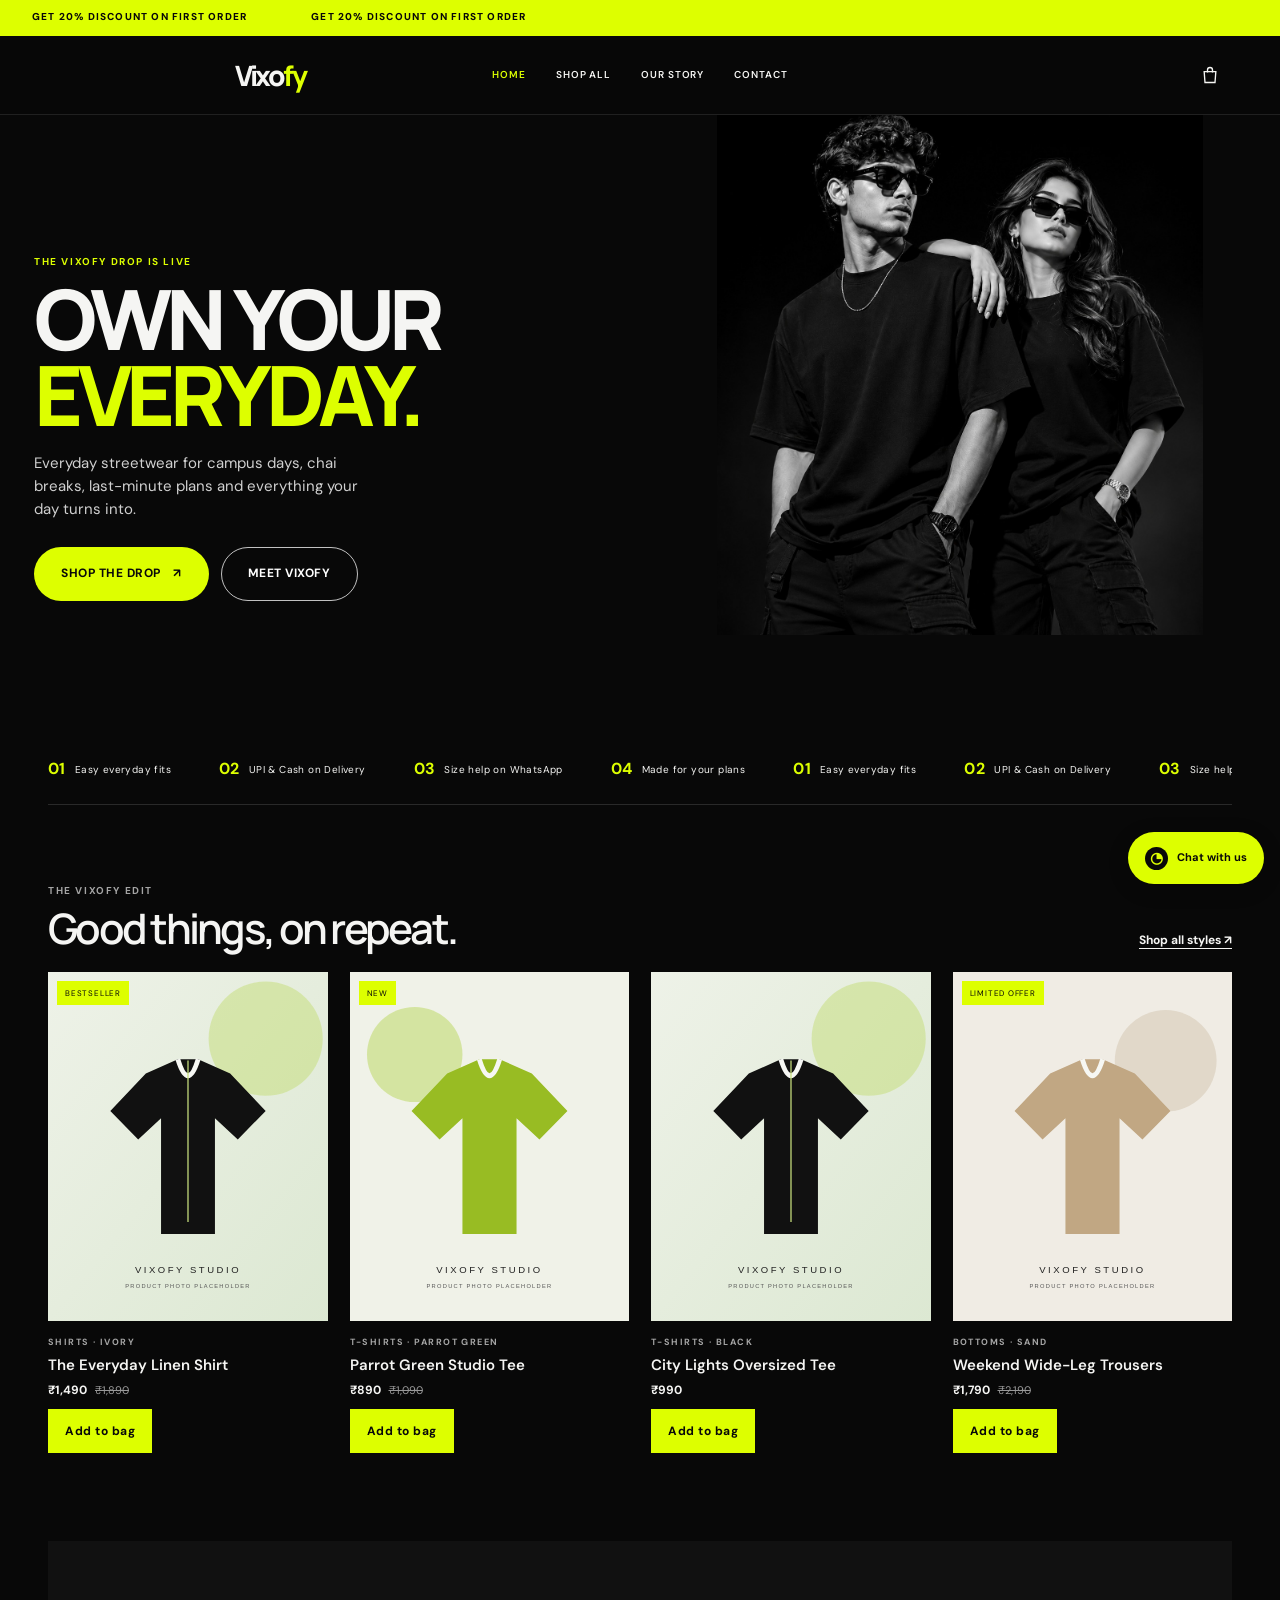
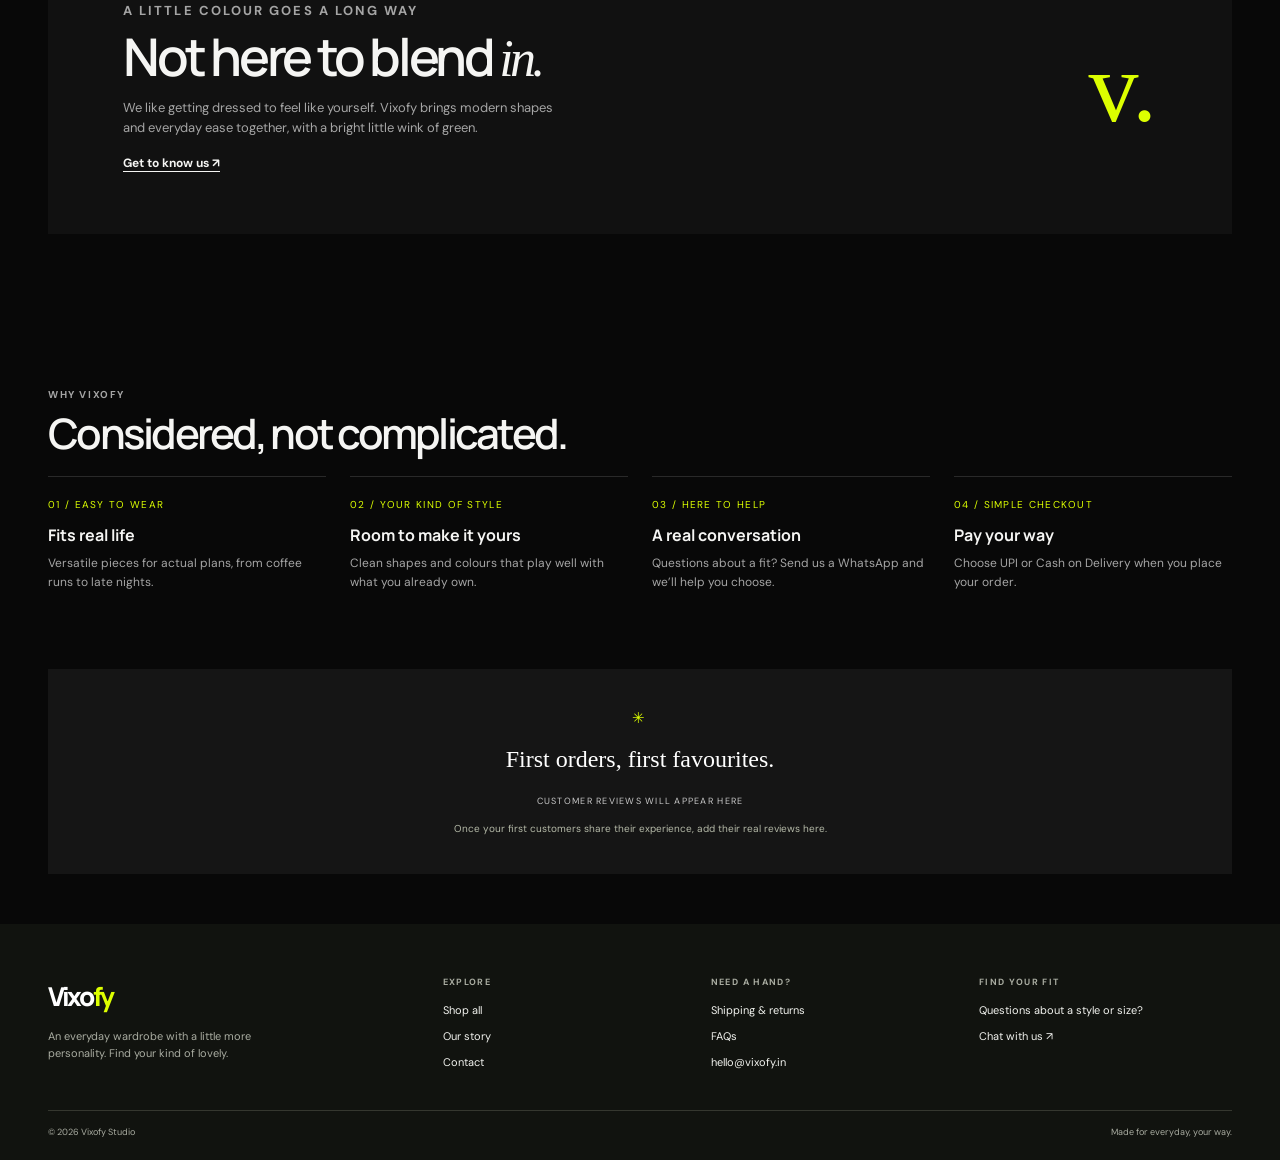
<file: index.html>
<!doctype html>
<html lang="en">
<head>
  <meta charset="utf-8"><meta name="viewport" content="width=device-width, initial-scale=1">
  <title>Vixofy | Own Your Everyday</title>
  <meta name="description" content="Vixofy everyday streetwear for campus days, late nights and everything your day turns into.">
  <meta property="og:type" content="website"><meta property="og:title" content="Vixofy | Own Your Everyday"><meta property="og:description" content="Everyday streetwear for campus days, late nights and everything in between."><meta property="og:image" content="https://vixofy.in/images/hero-model-duo.jpg"><meta property="og:url" content="https://vixofy.in/">
  <meta name="theme-color" content="#080808"><link rel="icon" href="images/placeholder-fashion-green.svg" type="image/svg+xml"><link rel="stylesheet" href="css/style.css">
  <script defer src="js/products.js"></script><script defer src="js/main.js"></script>
</head>
<body>
  <div class="announcement" role="region" aria-label="Get 20 percent off your first order"><div class="announcement-track"><span class="announcement-group">Get 20% Discount on first order</span><span class="announcement-group" aria-hidden="true">Get 20% Discount on first order</span></div></div>
  <header class="site-header"><div class="container header-inner">
    <button class="menu-toggle" type="button" aria-label="Open menu" aria-expanded="false"><span></span><span></span></button>
    <a class="brand" href="index.html" aria-label="Vixofy home">Vixo<span>fy</span></a>
    <nav class="site-nav" aria-label="Main navigation"><a href="index.html" aria-current="page">Home</a><a href="shop.html">Shop all</a><a href="about.html">Our story</a><a href="contact.html">Contact</a></nav>
    <div class="header-actions"><a class="header-icon bag-icon" href="cart.html" aria-label="Shopping bag"><svg width="20" height="20" viewBox="0 0 24 24" fill="none" stroke="currentColor" stroke-width="1.6" aria-hidden="true"><path d="M5 8h14l-1 13H6L5 8Z"/><path d="M9 9V6a3 3 0 0 1 6 0v3"/></svg><span class="cart-count" data-cart-count hidden>0</span></a></div>
  </div></header>
  <main>
    <section class="hero"><div class="hero-copy"><p class="eyebrow">The Vixofy drop is live</p><h1>Own your<br><span class="hero-accent">everyday.</span></h1><p>Everyday streetwear for campus days, chai breaks, last-minute plans and everything your day turns into.</p><div class="hero-actions"><a class="button button--dark" href="shop.html">Shop the drop <span aria-hidden="true">↗</span></a><a class="button button--outline" href="about.html">Meet Vixofy</a></div></div><div class="hero-image"><img src="images/hero-model-duo.jpg" alt="Two models wearing coordinated black streetwear in a monochrome studio portrait"></div></section>
    <div class="container trust-strip" role="region" aria-label="Shopping highlights"><div class="trust-track"><div class="trust-group"><div class="trust-item"><b>01</b> Easy everyday fits</div><div class="trust-item"><b>02</b> UPI &amp; Cash on Delivery</div><div class="trust-item"><b>03</b> Size help on WhatsApp</div><div class="trust-item"><b>04</b> Made for your plans</div></div><div class="trust-group" aria-hidden="true"><div class="trust-item"><b>01</b> Easy everyday fits</div><div class="trust-item"><b>02</b> UPI &amp; Cash on Delivery</div><div class="trust-item"><b>03</b> Size help on WhatsApp</div><div class="trust-item"><b>04</b> Made for your plans</div></div></div></div>
    <section class="container section"><div class="section-heading"><div><p class="eyebrow">The Vixofy edit</p><h2>Good things, on repeat.</h2></div><a class="text-link" href="shop.html">Shop all styles ↗</a></div><div class="product-grid" data-product-grid data-limit="4"></div></section>
    <section class="container editorial"><div><p class="eyebrow">A little colour goes a long way</p><h2>Not here to blend <em>in.</em></h2><p>We like getting dressed to feel like yourself. Vixofy brings modern shapes and everyday ease together, with a bright little wink of green.</p><a class="text-link" href="about.html">Get to know us ↗</a></div><div class="editorial-mark" aria-hidden="true">v.</div></section>
    <section class="container section"><div class="section-heading"><div><p class="eyebrow">Why Vixofy</p><h2>Considered, not complicated.</h2></div></div><div class="why-grid"><article class="why-card"><span class="why-number">01 / EASY TO WEAR</span><h3>Fits real life</h3><p>Versatile pieces for actual plans, from coffee runs to late nights.</p></article><article class="why-card"><span class="why-number">02 / YOUR KIND OF STYLE</span><h3>Room to make it yours</h3><p>Clean shapes and colours that play well with what you already own.</p></article><article class="why-card"><span class="why-number">03 / HERE TO HELP</span><h3>A real conversation</h3><p>Questions about a fit? Send us a WhatsApp and we’ll help you choose.</p></article><article class="why-card"><span class="why-number">04 / SIMPLE CHECKOUT</span><h3>Pay your way</h3><p>Choose UPI or Cash on Delivery when you place your order.</p></article></div></section>
    <section class="container review-band"><div class="review-stars" aria-hidden="true">✳</div><blockquote>First orders, first favourites.</blockquote><small>Customer reviews will appear here</small><p class="review-note">Once your first customers share their experience, add their real reviews here.</p></section>
  </main>
  <footer class="site-footer"><div class="container"><div class="footer-main"><div><a class="footer-brand" href="index.html">Vixo<span>fy</span></a><p class="footer-intro">An everyday wardrobe with a little more personality. Find your kind of lovely.</p></div><div class="footer-column"><h2>Explore</h2><a href="shop.html">Shop all</a><a href="about.html">Our story</a><a href="contact.html">Contact</a></div><div class="footer-column"><h2>Need a hand?</h2><a href="contact.html">Shipping &amp; returns</a><a href="contact.html#faq">FAQs</a><a data-email href="mailto:hello@vixofy.in">hello@vixofy.in</a></div><div class="footer-column"><h2>Find your fit</h2><p>Questions about a style or size?</p><a data-whatsapp data-message="Hi Vixofy, I have a question about a product or size." href="https://wa.me/">Chat with us ↗</a></div></div><div class="footer-bottom"><span>© 2026 Vixofy Studio</span><span>Made for everyday, your way.</span></div></div></footer>
  <a class="whatsapp-float" data-whatsapp="float" data-message="Hi Vixofy, I have a question about your collection." href="https://wa.me/" target="_blank" rel="noopener" aria-label="Contact Vixofy on WhatsApp"><span class="wa-mark">◔</span> Chat with us</a>
</body></html>
</file>
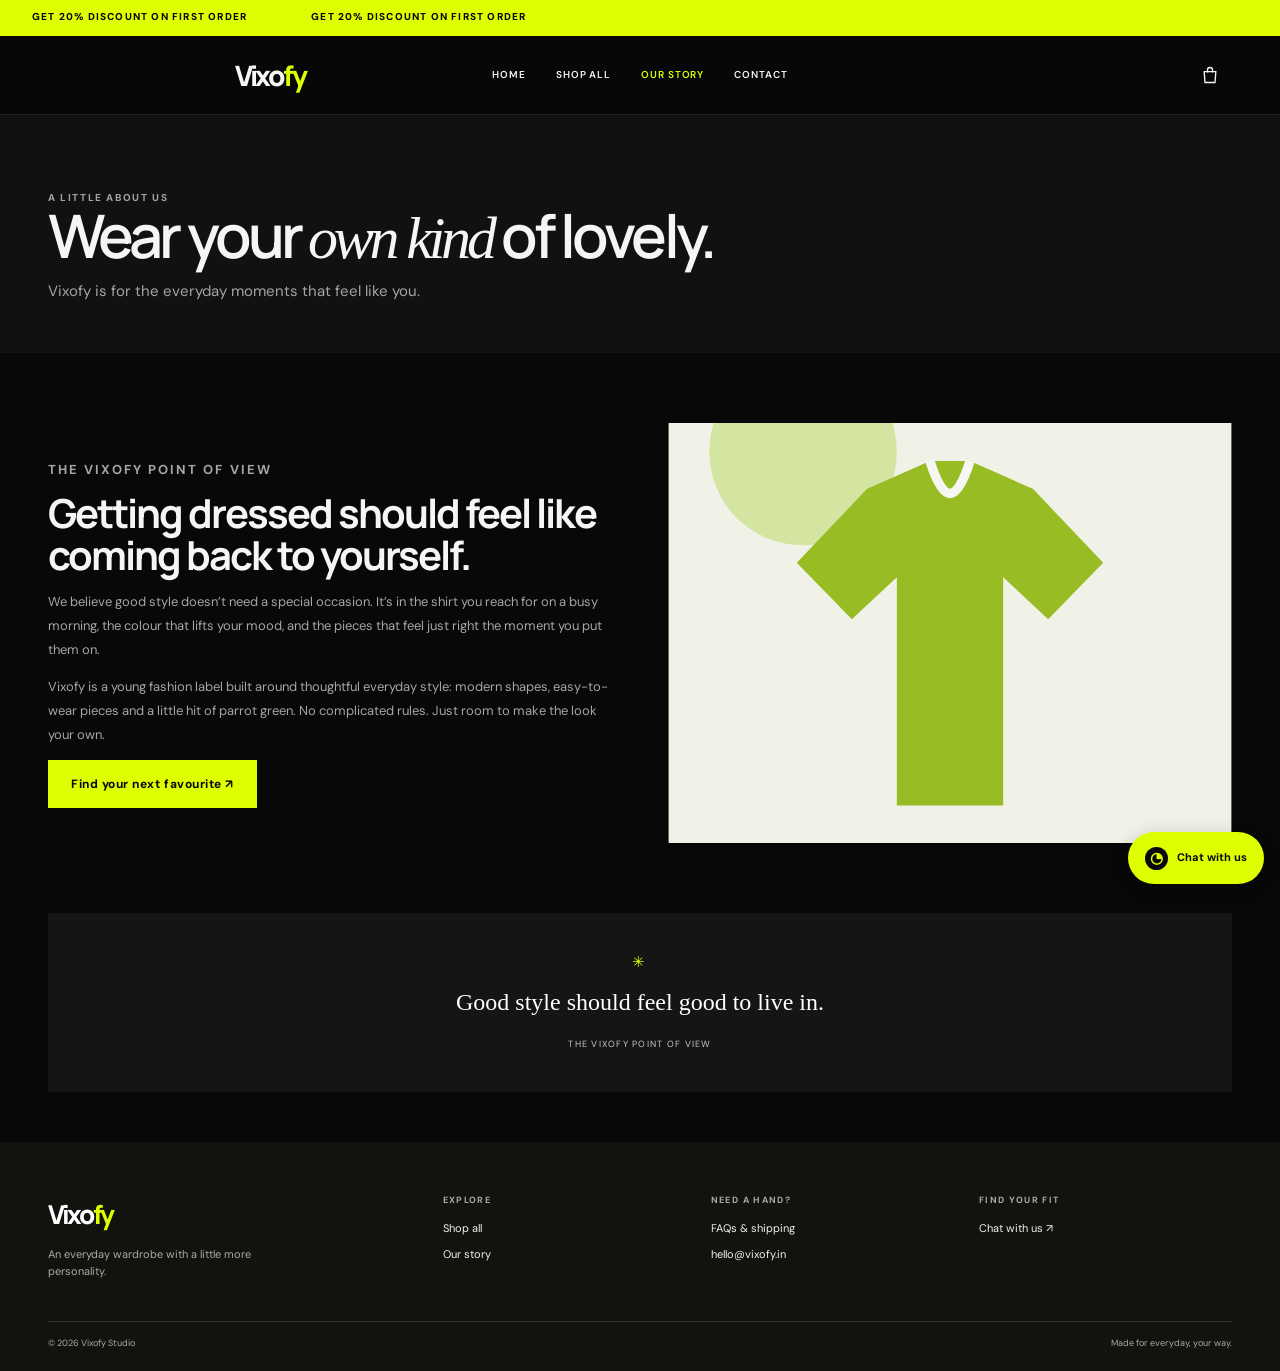
<file: about.html>
<!doctype html>
<html lang="en">
<head><meta charset="utf-8"><meta name="viewport" content="width=device-width, initial-scale=1"><title>Our Story | Vixofy</title><meta name="description" content="Get to know Vixofy: modern everyday fashion for young India, made for your real life and your own kind of style."><meta property="og:type" content="website"><meta property="og:title" content="Our Story | Vixofy"><meta property="og:description" content="A little more you, every day. Meet the Vixofy point of view."><meta property="og:image" content="https://vixofy.in/images/placeholder-fashion-green.svg"><meta property="og:url" content="https://vixofy.in/about.html"><meta name="theme-color" content="#080808"><link rel="icon" href="images/placeholder-fashion-green.svg" type="image/svg+xml"><link rel="stylesheet" href="css/style.css"><script defer src="js/products.js"></script><script defer src="js/main.js"></script></head>
<body><div class="announcement" role="region" aria-label="Get 20 percent off your first order"><div class="announcement-track"><span class="announcement-group">Get 20% Discount on first order</span><span class="announcement-group" aria-hidden="true">Get 20% Discount on first order</span></div></div><header class="site-header"><div class="container header-inner"><button class="menu-toggle" type="button" aria-label="Open menu" aria-expanded="false"><span></span><span></span></button><a class="brand" href="index.html">Vixo<span>fy</span></a><nav class="site-nav" aria-label="Main navigation"><a href="index.html">Home</a><a href="shop.html">Shop all</a><a href="about.html" aria-current="page">Our story</a><a href="contact.html">Contact</a></nav><div class="header-actions"><a class="header-icon bag-icon" href="cart.html" aria-label="Shopping bag"><svg width="20" height="20" viewBox="0 0 24 24" fill="none" stroke="currentColor" stroke-width="1.6" aria-hidden="true"><path d="M5 8h14l-1 13H6L5 8Z"/><path d="M9 9V6a3 3 0 0 1 6 0v3"/></svg><span class="cart-count" data-cart-count hidden>0</span></a></div></div></header><main><section class="page-hero"><div class="container"><p class="eyebrow">A little about us</p><h1>Wear your <em>own kind</em> of lovely.</h1><p>Vixofy is for the everyday moments that feel like you.</p></div></section><section class="container about-story"><div><p class="eyebrow">The Vixofy point of view</p><h2>Getting dressed should feel like coming back to yourself.</h2><p>We believe good style doesn’t need a special occasion. It’s in the shirt you reach for on a busy morning, the colour that lifts your mood, and the pieces that feel just right the moment you put them on.</p><p>Vixofy is a young fashion label built around thoughtful everyday style: modern shapes, easy-to-wear pieces and a little hit of parrot green. No complicated rules. Just room to make the look your own.</p><a class="button button--dark" href="shop.html">Find your next favourite ↗</a></div><div class="about-image"><img src="images/placeholder-fashion-green.svg" alt="Vixofy visual placeholder with a parrot green fashion illustration"></div></section><section class="container review-band"><div class="review-stars" aria-hidden="true">✳</div><blockquote>Good style should feel good to live in.</blockquote><small>The Vixofy point of view</small></section></main><footer class="site-footer"><div class="container"><div class="footer-main"><div><a class="footer-brand" href="index.html">Vixo<span>fy</span></a><p class="footer-intro">An everyday wardrobe with a little more personality.</p></div><div class="footer-column"><h2>Explore</h2><a href="shop.html">Shop all</a><a href="about.html">Our story</a></div><div class="footer-column"><h2>Need a hand?</h2><a href="contact.html#faq">FAQs &amp; shipping</a><a data-email href="mailto:hello@vixofy.in">hello@vixofy.in</a></div><div class="footer-column"><h2>Find your fit</h2><a data-whatsapp data-message="Hi Vixofy, I have a question about the brand or collection." href="https://wa.me/">Chat with us ↗</a></div></div><div class="footer-bottom"><span>© 2026 Vixofy Studio</span><span>Made for everyday, your way.</span></div></div></footer><a class="whatsapp-float" data-whatsapp="float" data-message="Hi Vixofy, I have a question about your collection." href="https://wa.me/" target="_blank" rel="noopener" aria-label="Contact Vixofy on WhatsApp"><span class="wa-mark">◔</span> Chat with us</a></body></html>
</file>
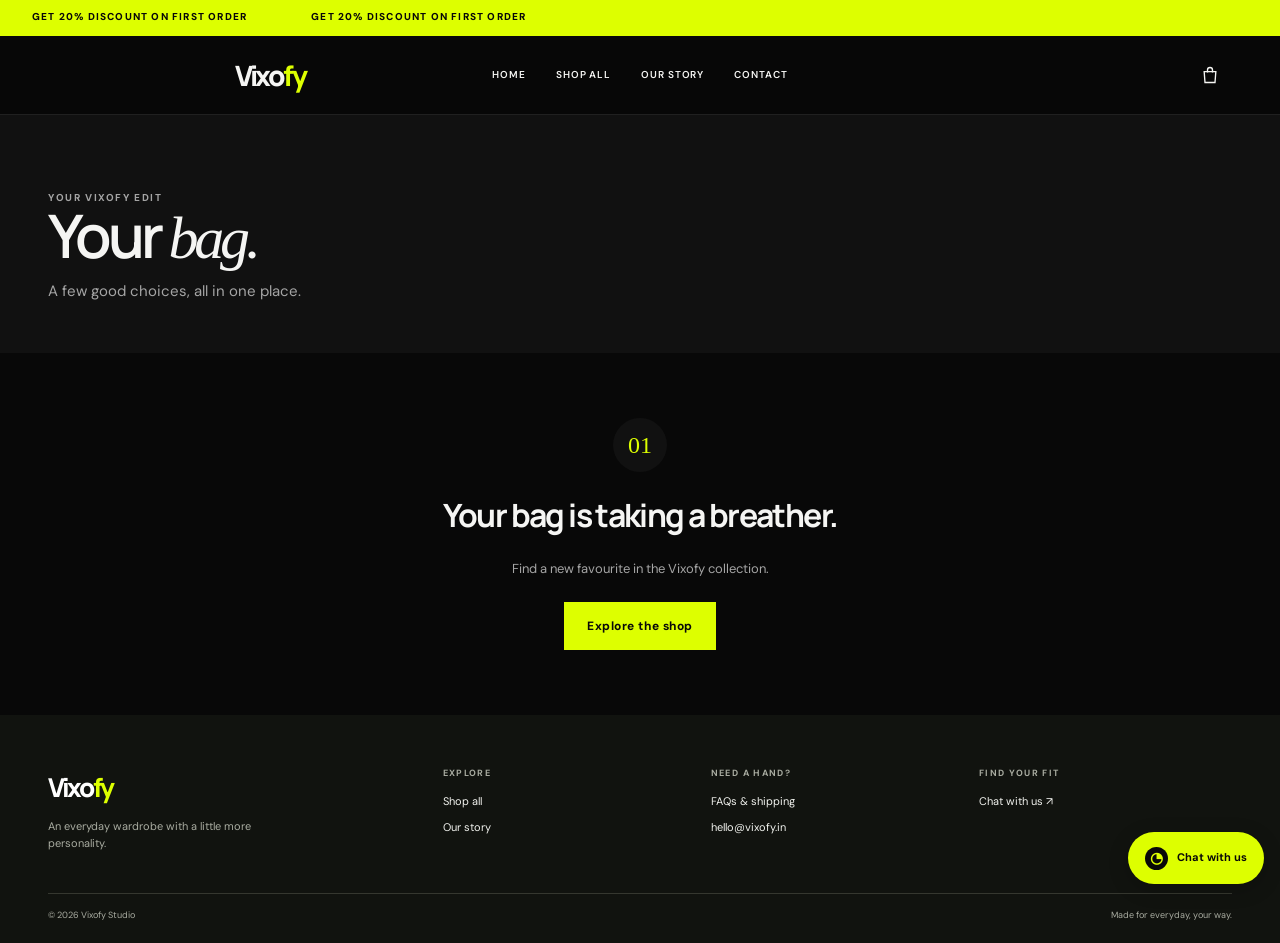
<file: cart.html>
<!doctype html>
<html lang="en">
<head><meta charset="utf-8"><meta name="viewport" content="width=device-width, initial-scale=1"><title>Your Bag | Vixofy</title><meta name="description" content="Review your Vixofy order, adjust quantities, and continue to a simple WhatsApp checkout."><meta property="og:type" content="website"><meta property="og:title" content="Your Bag | Vixofy"><meta property="og:description" content="Your Vixofy favourites are waiting in your bag."><meta property="og:image" content="https://vixofy.in/images/placeholder-fashion.svg"><meta property="og:url" content="https://vixofy.in/cart.html"><meta name="theme-color" content="#080808"><link rel="icon" href="images/placeholder-fashion-green.svg" type="image/svg+xml"><link rel="stylesheet" href="css/style.css"><script defer src="js/products.js"></script><script defer src="js/main.js"></script></head>
<body><div class="announcement" role="region" aria-label="Get 20 percent off your first order"><div class="announcement-track"><span class="announcement-group">Get 20% Discount on first order</span><span class="announcement-group" aria-hidden="true">Get 20% Discount on first order</span></div></div><header class="site-header"><div class="container header-inner"><button class="menu-toggle" type="button" aria-label="Open menu" aria-expanded="false"><span></span><span></span></button><a class="brand" href="index.html">Vixo<span>fy</span></a><nav class="site-nav" aria-label="Main navigation"><a href="index.html">Home</a><a href="shop.html">Shop all</a><a href="about.html">Our story</a><a href="contact.html">Contact</a></nav><div class="header-actions"><a class="header-icon bag-icon" href="cart.html" aria-label="Shopping bag"><svg width="20" height="20" viewBox="0 0 24 24" fill="none" stroke="currentColor" stroke-width="1.6" aria-hidden="true"><path d="M5 8h14l-1 13H6L5 8Z"/><path d="M9 9V6a3 3 0 0 1 6 0v3"/></svg><span class="cart-count" data-cart-count hidden>0</span></a></div></div></header><main><section class="page-hero"><div class="container"><p class="eyebrow">Your Vixofy edit</p><h1>Your <em>bag.</em></h1><p>A few good choices, all in one place.</p></div></section><section class="container" data-cart><div class="empty-state"><p>Loading your bag…</p></div></section></main><footer class="site-footer"><div class="container"><div class="footer-main"><div><a class="footer-brand" href="index.html">Vixo<span>fy</span></a><p class="footer-intro">An everyday wardrobe with a little more personality.</p></div><div class="footer-column"><h2>Explore</h2><a href="shop.html">Shop all</a><a href="about.html">Our story</a></div><div class="footer-column"><h2>Need a hand?</h2><a href="contact.html#faq">FAQs &amp; shipping</a><a data-email href="mailto:hello@vixofy.in">hello@vixofy.in</a></div><div class="footer-column"><h2>Find your fit</h2><a data-whatsapp data-message="Hi Vixofy, I need help with my order." href="https://wa.me/">Chat with us ↗</a></div></div><div class="footer-bottom"><span>© 2026 Vixofy Studio</span><span>Made for everyday, your way.</span></div></div></footer><a class="whatsapp-float" data-whatsapp="float" data-message="Hi Vixofy, I have a question about my bag." href="https://wa.me/" target="_blank" rel="noopener" aria-label="Contact Vixofy on WhatsApp"><span class="wa-mark">◔</span> Chat with us</a></body></html>
</file>
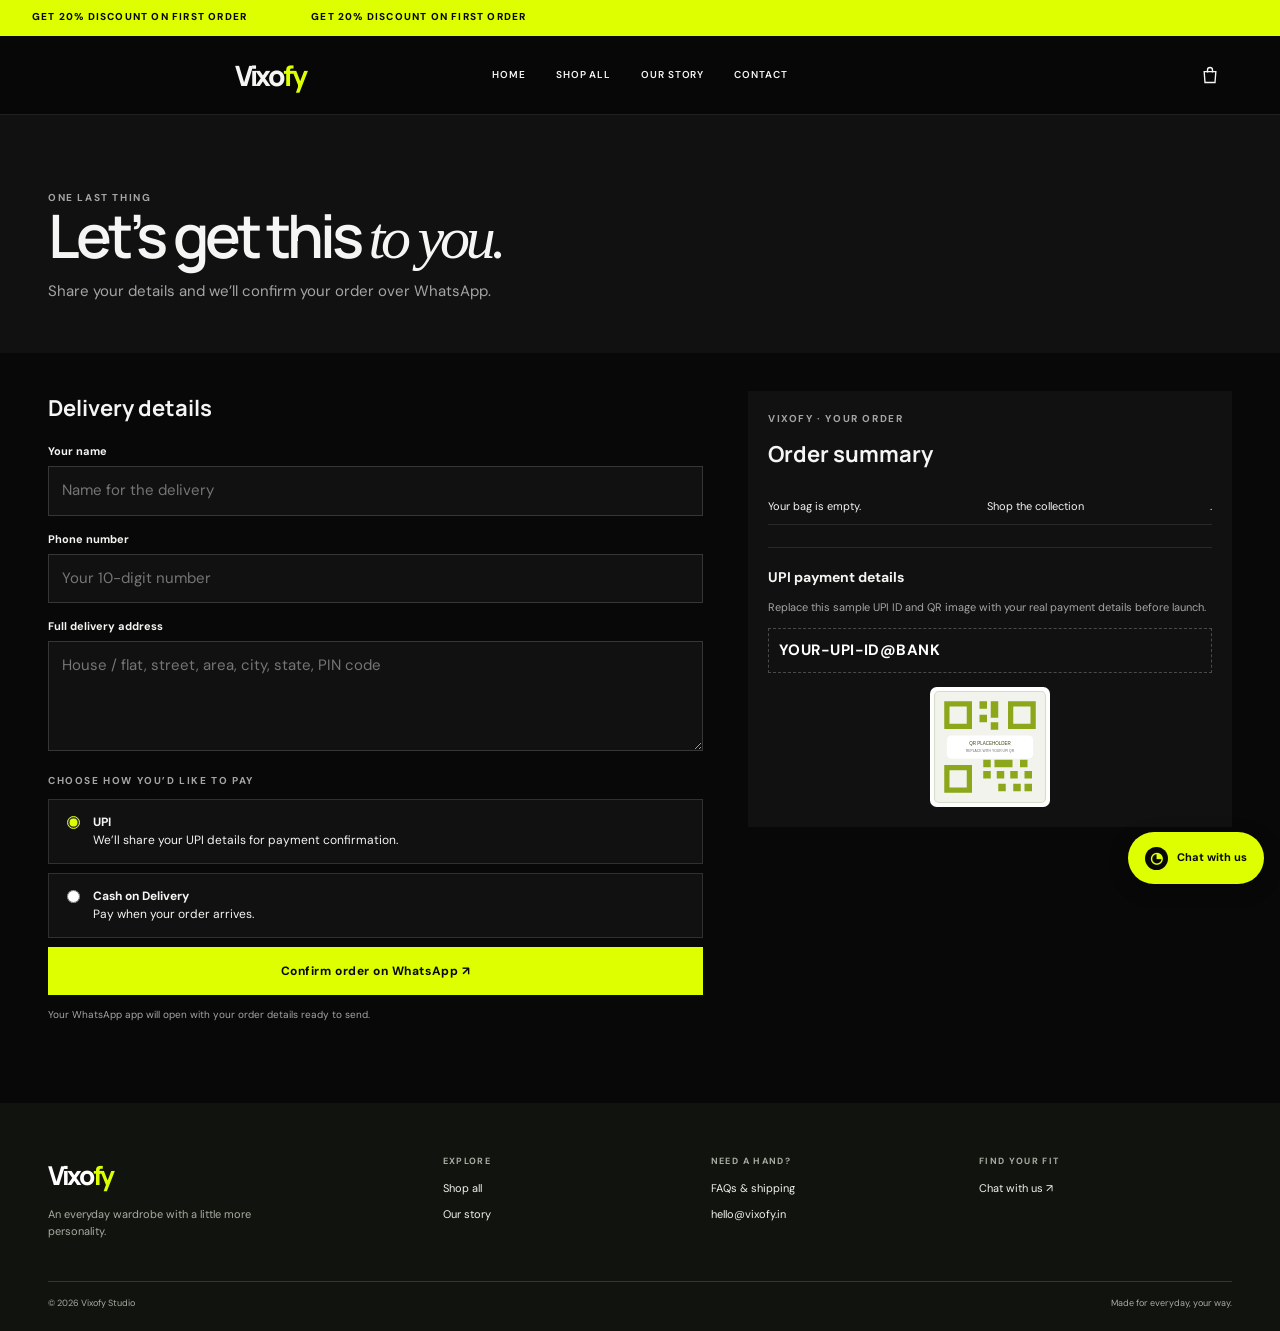
<file: checkout.html>
<!doctype html>
<html lang="en">
<head><meta charset="utf-8"><meta name="viewport" content="width=device-width, initial-scale=1"><title>Checkout &amp; Payment | Vixofy</title><meta name="description" content="Share your delivery details with Vixofy and confirm your order on WhatsApp. Pay by UPI or choose Cash on Delivery."><meta property="og:type" content="website"><meta property="og:title" content="Checkout &amp; Payment | Vixofy"><meta property="og:description" content="A simple, personal way to confirm your Vixofy order."><meta property="og:image" content="https://vixofy.in/images/placeholder-fashion.svg"><meta property="og:url" content="https://vixofy.in/checkout.html"><meta name="theme-color" content="#080808"><link rel="icon" href="images/placeholder-fashion-green.svg" type="image/svg+xml"><link rel="stylesheet" href="css/style.css"><script defer src="js/products.js"></script><script defer src="js/main.js"></script></head>
<body><div class="announcement" role="region" aria-label="Get 20 percent off your first order"><div class="announcement-track"><span class="announcement-group">Get 20% Discount on first order</span><span class="announcement-group" aria-hidden="true">Get 20% Discount on first order</span></div></div><header class="site-header"><div class="container header-inner"><button class="menu-toggle" type="button" aria-label="Open menu" aria-expanded="false"><span></span><span></span></button><a class="brand" href="index.html">Vixo<span>fy</span></a><nav class="site-nav" aria-label="Main navigation"><a href="index.html">Home</a><a href="shop.html">Shop all</a><a href="about.html">Our story</a><a href="contact.html">Contact</a></nav><div class="header-actions"><a class="header-icon bag-icon" href="cart.html" aria-label="Shopping bag"><svg width="20" height="20" viewBox="0 0 24 24" fill="none" stroke="currentColor" stroke-width="1.6" aria-hidden="true"><path d="M5 8h14l-1 13H6L5 8Z"/><path d="M9 9V6a3 3 0 0 1 6 0v3"/></svg><span class="cart-count" data-cart-count hidden>0</span></a></div></div></header><main><section class="page-hero"><div class="container"><p class="eyebrow">One last thing</p><h1>Let’s get this <em>to you.</em></h1><p>Share your details and we’ll confirm your order over WhatsApp.</p></div></section><section class="container checkout-layout" data-checkout><div class="checkout-form-wrap"><h2>Delivery details</h2><form novalidate><label class="form-field"><span>Your name</span><input name="name" autocomplete="name" required placeholder="Name for the delivery"></label><label class="form-field"><span>Phone number</span><input name="phone" type="tel" autocomplete="tel" inputmode="tel" pattern="[0-9+() -]{10,18}" required placeholder="Your 10-digit number"></label><label class="form-field"><span>Full delivery address</span><textarea name="address" autocomplete="street-address" required placeholder="House / flat, street, area, city, state, PIN code"></textarea></label><p class="eyebrow">Choose how you’d like to pay</p><label class="payment-choice"><input type="radio" name="payment" value="UPI" checked><span><strong>UPI</strong><br>We’ll share your UPI details for payment confirmation.</span></label><label class="payment-choice"><input type="radio" name="payment" value="Cash on Delivery"><span><strong>Cash on Delivery</strong><br>Pay when your order arrives.</span></label><button class="button button--dark button--wide" type="submit">Confirm order on WhatsApp ↗</button><p class="checkout-help">Your WhatsApp app will open with your order details ready to send.</p></form></div><aside class="checkout-side"><p class="eyebrow">VIXOFY · YOUR ORDER</p><h2>Order summary</h2><div class="checkout-order" data-checkout-summary><p>Loading your order…</p></div><div class="upi-box"><h3>UPI payment details</h3><p>Replace this sample UPI ID and QR image with your real payment details before launch.</p><div class="upi-id" data-upi-id>YOUR-UPI-ID@BANK</div><img class="upi-qr" src="images/upi-qr-placeholder.svg" alt="Placeholder UPI QR code graphic. Replace with your actual UPI payment QR code before launch."></div></aside></section></main><footer class="site-footer"><div class="container"><div class="footer-main"><div><a class="footer-brand" href="index.html">Vixo<span>fy</span></a><p class="footer-intro">An everyday wardrobe with a little more personality.</p></div><div class="footer-column"><h2>Explore</h2><a href="shop.html">Shop all</a><a href="about.html">Our story</a></div><div class="footer-column"><h2>Need a hand?</h2><a href="contact.html#faq">FAQs &amp; shipping</a><a data-email href="mailto:hello@vixofy.in">hello@vixofy.in</a></div><div class="footer-column"><h2>Find your fit</h2><a data-whatsapp data-message="Hi Vixofy, I need help with my order." href="https://wa.me/">Chat with us ↗</a></div></div><div class="footer-bottom"><span>© 2026 Vixofy Studio</span><span>Made for everyday, your way.</span></div></div></footer><a class="whatsapp-float" data-whatsapp="float" data-message="Hi Vixofy, I have a question about your collection." href="https://wa.me/" target="_blank" rel="noopener" aria-label="Contact Vixofy on WhatsApp"><span class="wa-mark">◔</span> Chat with us</a></body></html>
</file>
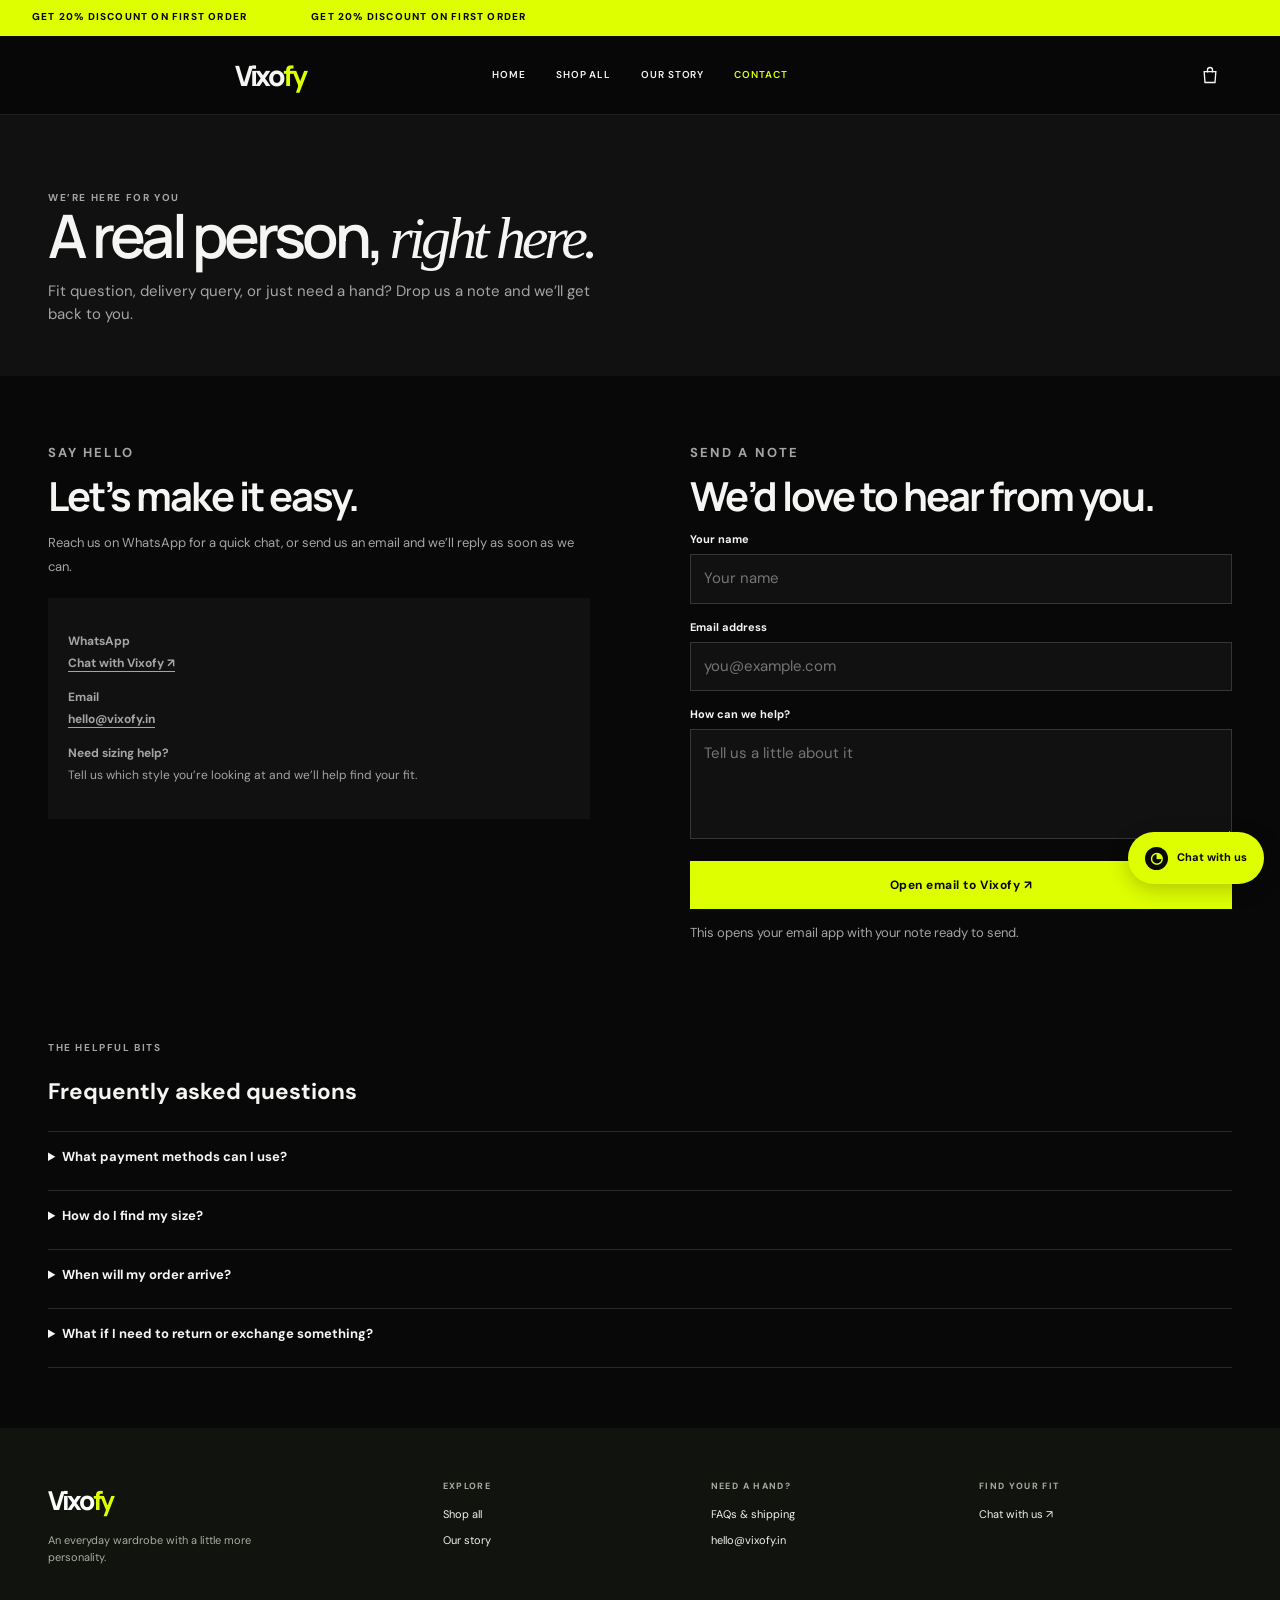
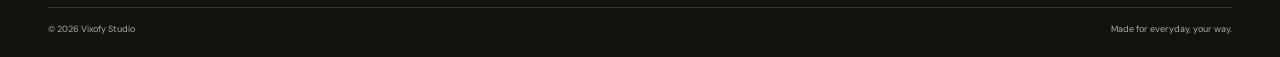
<file: contact.html>
<!doctype html>
<html lang="en">
<head><meta charset="utf-8"><meta name="viewport" content="width=device-width, initial-scale=1"><title>Contact &amp; Help | Vixofy</title><meta name="description" content="Need help with a Vixofy style, size, order or delivery? Contact the Vixofy team by WhatsApp or email."><meta property="og:type" content="website"><meta property="og:title" content="Contact &amp; Help | Vixofy"><meta property="og:description" content="We’re happy to help with your Vixofy order and fit questions."><meta property="og:image" content="https://vixofy.in/images/placeholder-fashion.svg"><meta property="og:url" content="https://vixofy.in/contact.html"><meta name="theme-color" content="#080808"><link rel="icon" href="images/placeholder-fashion-green.svg" type="image/svg+xml"><link rel="stylesheet" href="css/style.css"><script defer src="js/products.js"></script><script defer src="js/main.js"></script></head>
<body><div class="announcement" role="region" aria-label="Get 20 percent off your first order"><div class="announcement-track"><span class="announcement-group">Get 20% Discount on first order</span><span class="announcement-group" aria-hidden="true">Get 20% Discount on first order</span></div></div><header class="site-header"><div class="container header-inner"><button class="menu-toggle" type="button" aria-label="Open menu" aria-expanded="false"><span></span><span></span></button><a class="brand" href="index.html">Vixo<span>fy</span></a><nav class="site-nav" aria-label="Main navigation"><a href="index.html">Home</a><a href="shop.html">Shop all</a><a href="about.html">Our story</a><a href="contact.html" aria-current="page">Contact</a></nav><div class="header-actions"><a class="header-icon bag-icon" href="cart.html" aria-label="Shopping bag"><svg width="20" height="20" viewBox="0 0 24 24" fill="none" stroke="currentColor" stroke-width="1.6" aria-hidden="true"><path d="M5 8h14l-1 13H6L5 8Z"/><path d="M9 9V6a3 3 0 0 1 6 0v3"/></svg><span class="cart-count" data-cart-count hidden>0</span></a></div></div></header><main><section class="page-hero"><div class="container"><p class="eyebrow">We’re here for you</p><h1>A real person, <em>right here.</em></h1><p>Fit question, delivery query, or just need a hand? Drop us a note and we’ll get back to you.</p></div></section><section class="container contact-layout"><div><p class="eyebrow">Say hello</p><h2>Let’s make it easy.</h2><p>Reach us on WhatsApp for a quick chat, or send us an email and we’ll reply as soon as we can.</p><div class="contact-card"><p><strong>WhatsApp</strong><br><a class="text-link" data-whatsapp data-message="Hi Vixofy, I have a question." href="https://wa.me/">Chat with Vixofy ↗</a></p><p><strong>Email</strong><br><a class="text-link" data-email href="mailto:hello@vixofy.in">hello@vixofy.in</a></p><p><strong>Need sizing help?</strong><br>Tell us which style you’re looking at and we’ll help find your fit.</p></div></div><div><p class="eyebrow">Send a note</p><h2>We’d love to hear from you.</h2><form data-contact-form><label class="form-field"><span>Your name</span><input name="name" autocomplete="name" required placeholder="Your name"></label><label class="form-field"><span>Email address</span><input name="email" type="email" autocomplete="email" required placeholder="you@example.com"></label><label class="form-field"><span>How can we help?</span><textarea name="message" required placeholder="Tell us a little about it"></textarea></label><button class="button button--dark button--wide" type="submit">Open email to Vixofy ↗</button><p class="checkout-help">This opens your email app with your note ready to send.</p></form></div></section><section class="container faq-section" id="faq"><p class="eyebrow">The helpful bits</p><h2 class="section-heading"><span>Frequently asked questions</span></h2><details><summary>What payment methods can I use?</summary><p>Choose UPI or Cash on Delivery at checkout. We’ll confirm your order details over WhatsApp.</p></details><details><summary>How do I find my size?</summary><p>Our product listings include the available sizes. If you’d like a fit recommendation, message us on WhatsApp before ordering.</p></details><details><summary>When will my order arrive?</summary><p>Delivery timelines and shipping charges will be confirmed with you when we confirm your order.</p></details><details><summary>What if I need to return or exchange something?</summary><p>Please contact us with your order details and we’ll help you with the next steps. Return and exchange terms should be finalized before launch.</p></details></section></main><footer class="site-footer"><div class="container"><div class="footer-main"><div><a class="footer-brand" href="index.html">Vixo<span>fy</span></a><p class="footer-intro">An everyday wardrobe with a little more personality.</p></div><div class="footer-column"><h2>Explore</h2><a href="shop.html">Shop all</a><a href="about.html">Our story</a></div><div class="footer-column"><h2>Need a hand?</h2><a href="#faq">FAQs &amp; shipping</a><a data-email href="mailto:hello@vixofy.in">hello@vixofy.in</a></div><div class="footer-column"><h2>Find your fit</h2><a data-whatsapp data-message="Hi Vixofy, I have a question." href="https://wa.me/">Chat with us ↗</a></div></div><div class="footer-bottom"><span>© 2026 Vixofy Studio</span><span>Made for everyday, your way.</span></div></div></footer><a class="whatsapp-float" data-whatsapp="float" data-message="Hi Vixofy, I have a question about your collection." href="https://wa.me/" target="_blank" rel="noopener" aria-label="Contact Vixofy on WhatsApp"><span class="wa-mark">◔</span> Chat with us</a></body></html>
</file>
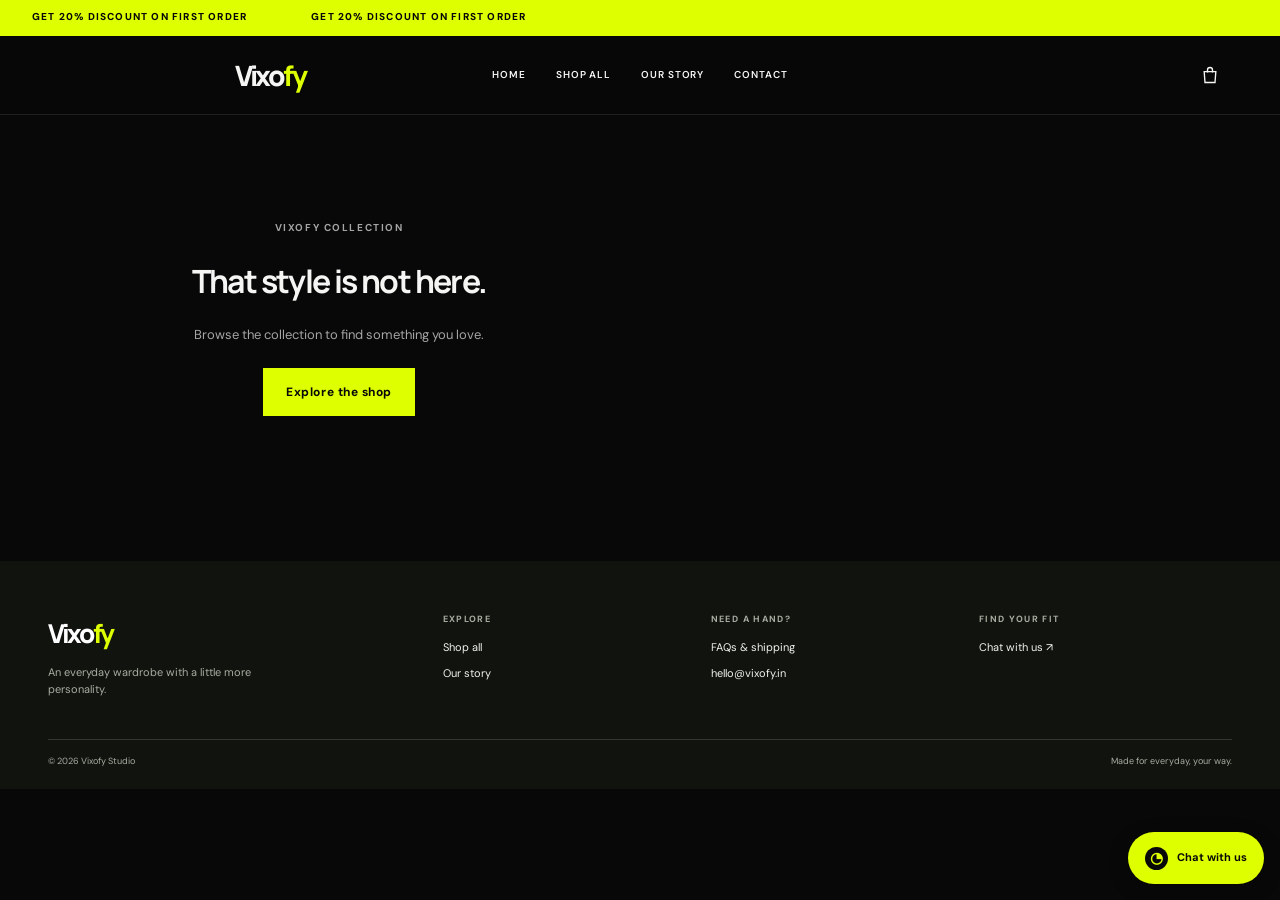
<file: product.html>
<!doctype html>
<html lang="en">
<head><meta charset="utf-8"><meta name="viewport" content="width=device-width, initial-scale=1"><title>Product Details | Vixofy</title><meta name="description" content="Discover easy, modern everyday fashion from Vixofy. Choose your size and order with UPI or Cash on Delivery."><meta property="og:type" content="product"><meta property="og:title" content="Vixofy Collection | Product Details"><meta property="og:description" content="Find a new everyday favourite in the Vixofy edit."><meta property="og:image" content="https://vixofy.in/images/placeholder-fashion.svg"><meta property="og:url" content="https://vixofy.in/product.html"><meta name="theme-color" content="#080808"><link rel="icon" href="images/placeholder-fashion-green.svg" type="image/svg+xml"><link rel="stylesheet" href="css/style.css"><script defer src="js/products.js"></script><script defer src="js/main.js"></script></head>
<body><div class="announcement" role="region" aria-label="Get 20 percent off your first order"><div class="announcement-track"><span class="announcement-group">Get 20% Discount on first order</span><span class="announcement-group" aria-hidden="true">Get 20% Discount on first order</span></div></div><header class="site-header"><div class="container header-inner"><button class="menu-toggle" type="button" aria-label="Open menu" aria-expanded="false"><span></span><span></span></button><a class="brand" href="index.html">Vixo<span>fy</span></a><nav class="site-nav" aria-label="Main navigation"><a href="index.html">Home</a><a href="shop.html">Shop all</a><a href="about.html">Our story</a><a href="contact.html">Contact</a></nav><div class="header-actions"><a class="header-icon bag-icon" href="cart.html" aria-label="Shopping bag"><svg width="20" height="20" viewBox="0 0 24 24" fill="none" stroke="currentColor" stroke-width="1.6" aria-hidden="true"><path d="M5 8h14l-1 13H6L5 8Z"/><path d="M9 9V6a3 3 0 0 1 6 0v3"/></svg><span class="cart-count" data-cart-count hidden>0</span></a></div></div></header><main><section class="container detail-wrap" data-product-detail><div class="empty-state"><p>Loading the Vixofy collection…</p></div></section></main><footer class="site-footer"><div class="container"><div class="footer-main"><div><a class="footer-brand" href="index.html">Vixo<span>fy</span></a><p class="footer-intro">An everyday wardrobe with a little more personality.</p></div><div class="footer-column"><h2>Explore</h2><a href="shop.html">Shop all</a><a href="about.html">Our story</a></div><div class="footer-column"><h2>Need a hand?</h2><a href="contact.html#faq">FAQs &amp; shipping</a><a data-email href="mailto:hello@vixofy.in">hello@vixofy.in</a></div><div class="footer-column"><h2>Find your fit</h2><a data-whatsapp data-message="Hi Vixofy, I have a question about a product or size." href="https://wa.me/">Chat with us ↗</a></div></div><div class="footer-bottom"><span>© 2026 Vixofy Studio</span><span>Made for everyday, your way.</span></div></div></footer><a class="whatsapp-float" data-whatsapp="float" data-message="Hi Vixofy, I have a question about your collection." href="https://wa.me/" target="_blank" rel="noopener" aria-label="Contact Vixofy on WhatsApp"><span class="wa-mark">◔</span> Chat with us</a></body></html>
</file>
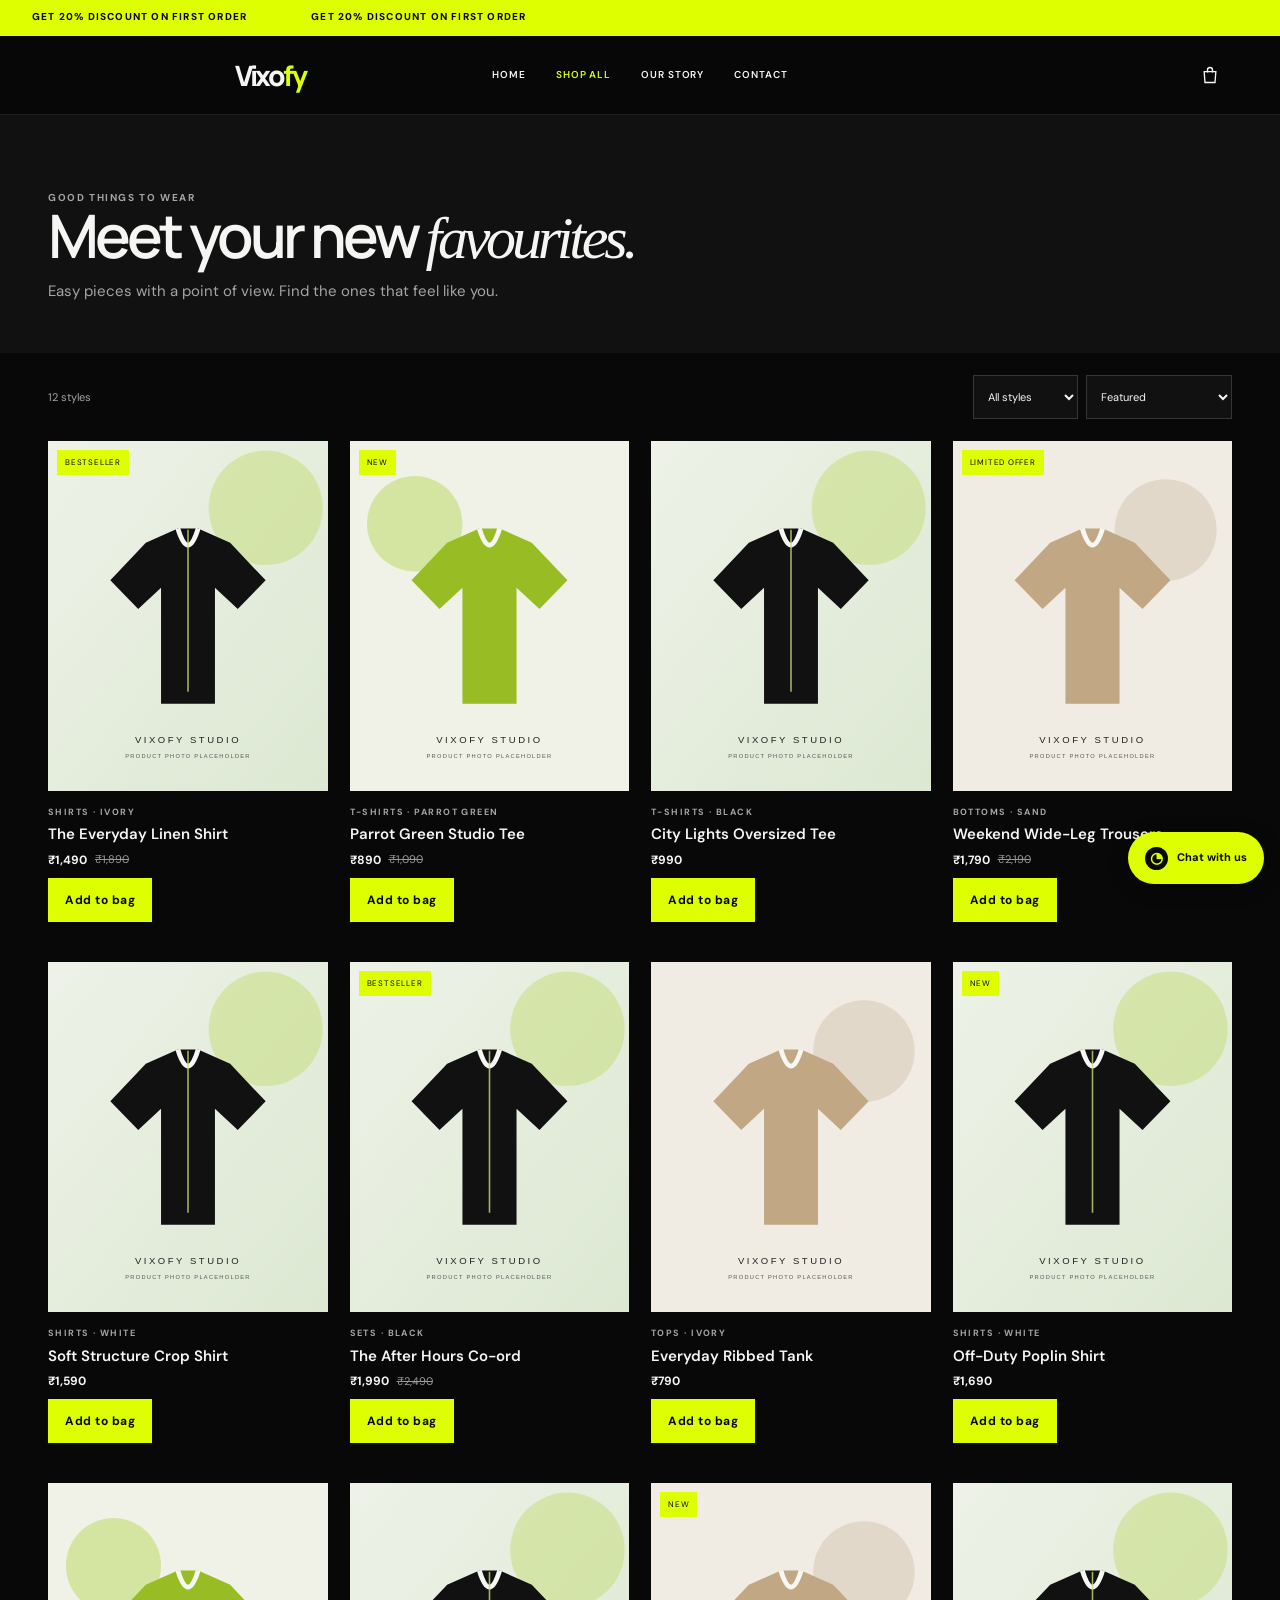
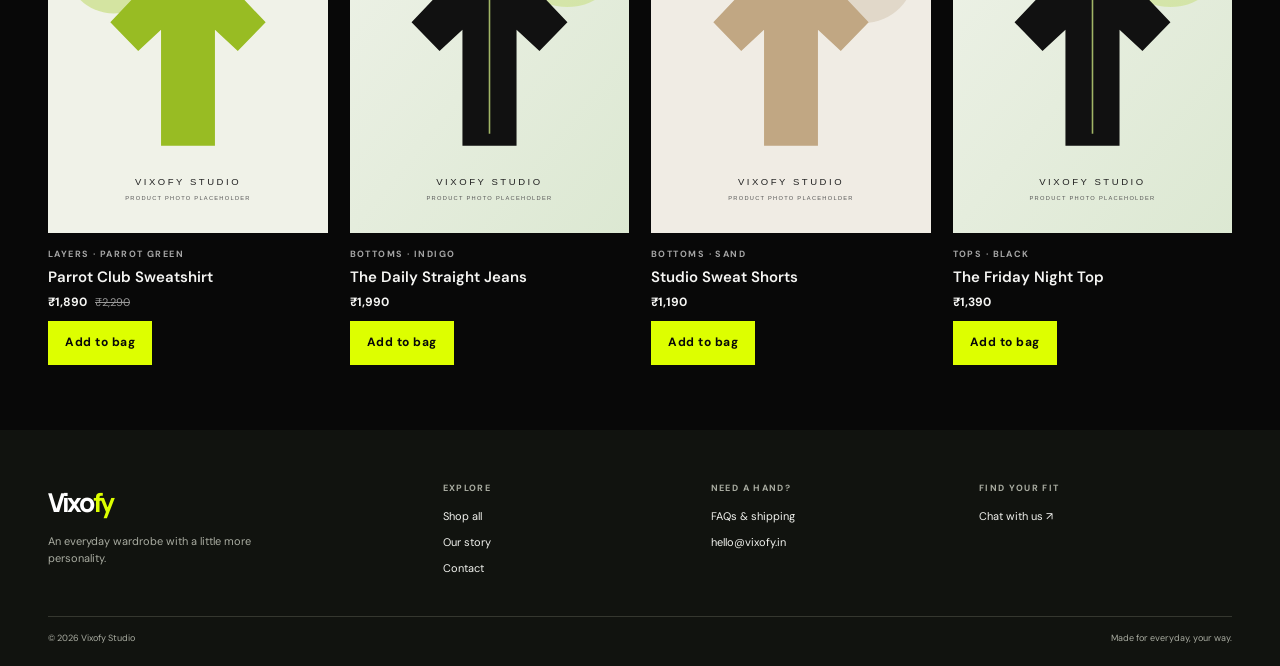
<file: shop.html>
<!doctype html>
<html lang="en">
<head><meta charset="utf-8"><meta name="viewport" content="width=device-width, initial-scale=1"><title>Shop All Styles | Vixofy</title><meta name="description" content="Shop the Vixofy edit of modern shirts, tops, tees, layers and everyday favourites. Pay by UPI or Cash on Delivery."><meta property="og:type" content="website"><meta property="og:title" content="Shop All Styles | Vixofy"><meta property="og:description" content="Find your new everyday favourite in the Vixofy collection."><meta property="og:image" content="https://vixofy.in/images/placeholder-fashion.svg"><meta property="og:url" content="https://vixofy.in/shop.html"><meta name="theme-color" content="#080808"><link rel="icon" href="images/placeholder-fashion-green.svg" type="image/svg+xml"><link rel="stylesheet" href="css/style.css"><script defer src="js/products.js"></script><script defer src="js/main.js"></script></head>
<body><div class="announcement" role="region" aria-label="Get 20 percent off your first order"><div class="announcement-track"><span class="announcement-group">Get 20% Discount on first order</span><span class="announcement-group" aria-hidden="true">Get 20% Discount on first order</span></div></div><header class="site-header"><div class="container header-inner"><button class="menu-toggle" type="button" aria-label="Open menu" aria-expanded="false"><span></span><span></span></button><a class="brand" href="index.html">Vixo<span>fy</span></a><nav class="site-nav" aria-label="Main navigation"><a href="index.html">Home</a><a href="shop.html" aria-current="page">Shop all</a><a href="about.html">Our story</a><a href="contact.html">Contact</a></nav><div class="header-actions"><a class="header-icon bag-icon" href="cart.html" aria-label="Shopping bag"><svg width="20" height="20" viewBox="0 0 24 24" fill="none" stroke="currentColor" stroke-width="1.6" aria-hidden="true"><path d="M5 8h14l-1 13H6L5 8Z"/><path d="M9 9V6a3 3 0 0 1 6 0v3"/></svg><span class="cart-count" data-cart-count hidden>0</span></a></div></div></header>
<main><section class="page-hero"><div class="container"><p class="eyebrow">Good things to wear</p><h1>Meet your new <em>favourites.</em></h1><p>Easy pieces with a point of view. Find the ones that feel like you.</p></div></section><section class="container"><div class="shop-toolbar"><p id="result-count" aria-live="polite">12 styles</p><div class="filter-controls"><label class="sr-only" for="category-filter">Filter by category</label><select class="select-control" id="category-filter"><option value="all">All styles</option><option>Shirts</option><option>T-shirts</option><option>Bottoms</option><option>Sets</option><option>Tops</option><option>Layers</option></select><label class="sr-only" for="sort-filter">Sort products</label><select class="select-control" id="sort-filter"><option value="featured">Featured</option><option value="low">Price: low to high</option><option value="high">Price: high to low</option></select></div></div><div class="product-grid shop-grid" id="shop-grid" data-product-grid></div></section></main>
<footer class="site-footer"><div class="container"><div class="footer-main"><div><a class="footer-brand" href="index.html">Vixo<span>fy</span></a><p class="footer-intro">An everyday wardrobe with a little more personality.</p></div><div class="footer-column"><h2>Explore</h2><a href="shop.html">Shop all</a><a href="about.html">Our story</a><a href="contact.html">Contact</a></div><div class="footer-column"><h2>Need a hand?</h2><a href="contact.html#faq">FAQs &amp; shipping</a><a data-email href="mailto:hello@vixofy.in">hello@vixofy.in</a></div><div class="footer-column"><h2>Find your fit</h2><a data-whatsapp data-message="Hi Vixofy, I have a question about a product or size." href="https://wa.me/">Chat with us ↗</a></div></div><div class="footer-bottom"><span>© 2026 Vixofy Studio</span><span>Made for everyday, your way.</span></div></div></footer><a class="whatsapp-float" data-whatsapp="float" data-message="Hi Vixofy, I have a question about your collection." href="https://wa.me/" target="_blank" rel="noopener" aria-label="Contact Vixofy on WhatsApp"><span class="wa-mark">◔</span> Chat with us</a></body></html>
</file>
<file: css/style.css>
/* Vixofy · one mobile-first stylesheet for every page */
@import url('https://fonts.googleapis.com/css2?family=DM+Sans:wght@400;500;600;700&family=Manrope:wght@400;500;600;700;800&display=swap');

:root{--ink:#f5f5f3;--muted:#a5a5a5;--paper:#080808;--soft:#111;--line:#292929;--green:#ddff00;--green-dark:#ddff00;--serif:Georgia,'Times New Roman',serif;--sans:'DM Sans',Arial,sans-serif;--display:'Manrope',Arial,sans-serif;--max:1240px;--gutter:22px;--shadow:0 18px 50px rgba(0,0,0,.3)}
*{box-sizing:border-box}html{scroll-behavior:smooth}body{margin:0;background:var(--paper);color:var(--ink);font-family:var(--sans);font-size:15px;line-height:1.55;-webkit-font-smoothing:antialiased}body.menu-open{overflow:hidden}img{display:block;max-width:100%}a{color:inherit;text-decoration:none}button,input,select,textarea{font:inherit}button,a,select{touch-action:manipulation}button{color:inherit}.container{width:min(var(--max),calc(100% - var(--gutter)*2));margin-inline:auto}.announcement{min-height:34px;background:var(--ink);color:#fff;text-align:center;display:grid;place-items:center;padding:6px 12px;font-size:10px;letter-spacing:.16em;text-transform:uppercase}.announcement span{color:#d5ec89}
.site-header{position:sticky;top:0;z-index:30;background:rgba(255,255,255,.96);backdrop-filter:blur(12px);border-bottom:1px solid rgba(21,23,18,.08)}.header-inner{height:68px;display:grid;grid-template-columns:44px 1fr 44px;align-items:center}.brand{font-family:var(--display);font-size:23px;line-height:1;font-weight:800;letter-spacing:-.09em;text-align:center}.brand span{color:var(--green-dark)}.menu-toggle,.header-icon{height:44px;width:44px;border:0;background:none;display:grid;place-items:center;cursor:pointer}.menu-toggle{padding:12px 9px}.menu-toggle span{display:block;width:24px;height:1.5px;background:var(--ink);transition:transform .2s,translate .2s}.menu-toggle span+span{margin-top:6px}.menu-toggle[aria-expanded=true] span:first-child{transform:translateY(3.75px) rotate(45deg)}.menu-toggle[aria-expanded=true] span+span{transform:translateY(-3.75px) rotate(-45deg)}.header-actions{position:absolute;right:var(--gutter);top:12px;display:flex;gap:4px}.header-icon{position:relative}.bag-icon{font-size:22px}.cart-count{position:absolute;top:3px;right:0;min-width:18px;height:18px;padding:0 4px;background:var(--green);border-radius:50%;font-size:10px;font-weight:700;display:grid;place-items:center}.cart-count[hidden]{display:none}.site-nav{display:none;position:fixed;inset:102px 0 0;background:var(--paper);padding:28px var(--gutter);z-index:29}.site-nav.is-open{display:flex;flex-direction:column;gap:0}.site-nav a{font-family:var(--display);font-size:28px;font-weight:600;letter-spacing:-.04em;border-bottom:1px solid var(--line);padding:15px 4px}.site-nav a[aria-current=page]{color:var(--green-dark)}
.eyebrow{margin:0 0 10px;color:var(--muted);font-size:10px;letter-spacing:.16em;text-transform:uppercase;font-weight:700}.hero{display:grid;background:var(--soft);overflow:hidden}.hero-copy{padding:55px var(--gutter) 44px;order:1}.hero h1,.page-hero h1,.editorial h2,.section-heading h2,.detail-copy h1{font-family:var(--display);font-size:clamp(38px,11vw,67px);line-height:.99;letter-spacing:-.065em;margin:0 0 19px;font-weight:600}.hero h1 em,.page-hero h1 em,.editorial h2 em{font-family:var(--serif);font-weight:400;letter-spacing:-.07em}.hero-copy>p:not(.eyebrow){max-width:340px;color:var(--muted);margin:0 0 25px}.hero-image{position:relative;min-height:305px;max-height:500px;overflow:hidden}.hero-image img{width:100%;height:100%;position:absolute;inset:0;object-fit:contain;object-position:center center}.hero-image:after{content:'VIXOFY STUDIO · 01';position:absolute;bottom:15px;left:16px;color:#fff;background:rgba(0,0,0,.5);padding:7px 10px;font-size:9px;letter-spacing:.16em}.button{min-height:48px;padding:0 22px;border:1px solid transparent;background:var(--green);color:#14160e;display:inline-flex;align-items:center;justify-content:center;gap:12px;font-weight:700;font-size:12px;letter-spacing:.045em;cursor:pointer;transition:background .2s,color .2s,transform .2s,border .2s}.button:hover{background:#accd34;transform:translateY(-2px)}.button--dark{background:var(--ink);color:white}.button--dark:hover{background:#34382d}.button--outline{background:transparent;border-color:var(--ink)}.button--outline:hover{background:var(--ink);color:#fff}.button--small{min-height:44px;padding-inline:16px}.button--wide{width:100%}.text-link{font-size:12px;font-weight:700;text-decoration:underline;text-underline-offset:4px}.text-link:hover{color:var(--green-dark)}
.trust-strip{display:block;overflow:hidden;padding-block:18px;border-bottom:1px solid var(--line)}.trust-track{display:flex;width:max-content;animation:trust-scroll 27s linear infinite}.trust-group{display:flex;flex:0 0 auto;gap:28px;padding-right:28px}.trust-item{display:flex;align-items:center;gap:9px;flex:0 0 auto;white-space:nowrap;font-size:10px;letter-spacing:.04em}.trust-item b{font-size:16px;color:var(--green-dark)}.trust-strip:hover .trust-track,.trust-strip:focus-within .trust-track{animation-play-state:paused}@keyframes trust-scroll{to{transform:translateX(-50%)}}.section{padding-block:60px}.section-heading{display:flex;justify-content:space-between;align-items:end;gap:20px;margin-bottom:22px}.section-heading h2{font-size:32px;margin:0}.section-heading>p{margin:0 0 4px;color:var(--muted);font-size:12px;max-width:190px}.product-grid{display:grid;grid-template-columns:repeat(2,minmax(0,1fr));gap:25px 12px}.product-card{min-width:0}.product-card__image-wrap{display:block;position:relative;aspect-ratio:4/5;background:var(--soft);overflow:hidden}.product-card__image-wrap img{width:100%;height:100%;object-fit:cover;transition:transform .6s cubic-bezier(.2,.7,.2,1)}.product-card:hover .product-card__image-wrap img{transform:scale(1.035)}.product-badge{position:absolute;z-index:1;top:9px;left:9px;background:#fff;padding:6px 8px;font-size:8px;text-transform:uppercase;letter-spacing:.1em}.product-card__body{padding-top:12px}.product-card__body .eyebrow{font-size:8px;margin-bottom:5px}.product-card h3{font-size:12px;line-height:1.35;margin:0 0 6px;font-weight:600}.product-card__price{font-size:12px;margin:0 0 9px;display:flex;gap:8px;align-items:center}.product-card__price del,.detail-price del{color:#999;font-size:11px;font-weight:400}.editorial{background:#f0f2e8;padding:36px 25px;margin-block:10px 60px;display:grid;gap:24px}.editorial h2{font-size:38px;margin:0}.editorial p{color:var(--muted);font-size:13px;max-width:430px}.editorial-mark{font-family:var(--serif);font-size:75px;line-height:.9;color:var(--green-dark);text-align:right}.why-grid{display:grid;grid-template-columns:1fr 1fr;gap:28px 18px}.why-card{border-top:1px solid var(--line);padding-top:15px}.why-number{color:var(--green-dark);font-size:10px;letter-spacing:.13em}.why-card h3{font-family:var(--display);font-size:16px;margin:7px 0}.why-card p{font-size:12px;color:var(--muted);margin:0}.review-band{background:var(--ink);color:#fff;padding:38px 25px;text-align:center;margin-bottom:50px}.review-stars{color:#c7e276;font-size:15px;letter-spacing:.18em}.review-band blockquote{font-family:var(--serif);font-size:24px;line-height:1.2;margin:14px auto;max-width:700px}.review-band small{color:#c6c8bf;text-transform:uppercase;font-size:9px;letter-spacing:.14em}.review-note{color:#b5baa8;font-size:10px;margin:10px 0 0}
.page-hero{padding:44px 0 32px;background:var(--soft)}.page-hero h1{font-size:clamp(38px,10vw,60px);margin-bottom:12px}.page-hero p{max-width:570px;color:var(--muted);margin:0}.shop-toolbar{display:flex;align-items:center;justify-content:space-between;gap:12px;margin:22px 0}.shop-toolbar p{font-size:11px;color:var(--muted);margin:0}.filter-controls{display:flex;gap:8px}.select-control{height:44px;max-width:165px;border:1px solid var(--line);background:#fff;border-radius:0;padding:0 28px 0 10px;color:var(--ink);font-size:11px}.shop-grid{padding-bottom:65px}.detail-wrap{padding-block:24px 65px}.detail-image{position:relative;background:var(--soft);aspect-ratio:4/5;overflow:hidden}.detail-image img{width:100%;height:100%;object-fit:cover}.photo-note{position:absolute;z-index:2;left:12px;bottom:12px;background:rgba(255,255,255,.91);padding:7px 10px;font-size:9px;text-transform:uppercase;letter-spacing:.08em}.detail-copy{padding-top:28px}.detail-copy h1{font-size:38px;margin-bottom:12px}.detail-price{font-size:18px;margin:0 0 21px}.detail-copy>p:not(.eyebrow):not(.detail-price):not(.inline-status){color:var(--muted);font-size:13px;line-height:1.8}.field-label{display:block;font-size:11px;font-weight:700;margin:22px 0 8px}.detail-copy .select-control{width:100%;max-width:none;margin-bottom:12px}.detail-perks{border-top:1px solid var(--line);margin-top:25px;padding-top:12px;color:var(--muted);font-size:11px}.inline-status{min-height:20px;color:var(--green-dark);font-size:12px;margin:6px 0}.cart-status-placeholder{position:fixed;bottom:80px;left:50%;z-index:10;transform:translateX(-50%);background:var(--ink);color:#fff;padding:12px 18px;opacity:0;pointer-events:none;transition:opacity .2s}.cart-status-placeholder.is-visible{opacity:1}
.cart-layout{padding-block:25px 60px}.cart-items{border-top:1px solid var(--line)}.cart-row{display:grid;grid-template-columns:76px 1fr auto;gap:12px;align-items:center;padding:15px 0;border-bottom:1px solid var(--line)}.cart-row__image{width:76px;height:94px;background:var(--soft);grid-row:span 2}.cart-row__image img{width:100%;height:100%;object-fit:cover}.cart-row__info .eyebrow{font-size:8px;margin-bottom:5px}.cart-row__info h2{font-size:12px;line-height:1.3;margin:0 0 5px}.cart-row__info p:not(.eyebrow){font-size:11px;margin:0 0 4px}.remove-link{border:0;background:none;min-height:44px;padding:5px 0;font-size:10px;cursor:pointer}.quantity-control{grid-column:2;display:inline-flex;align-items:center;border:1px solid var(--line);height:46px;width:max-content}.quantity-control button{border:0;background:#fff;min-width:44px;height:44px;font-size:18px;cursor:pointer}.quantity-control span:not(.sr-only){min-width:24px;text-align:center;font-size:11px}.cart-row__subtotal{grid-column:3;grid-row:1;font-size:12px;align-self:center}.order-summary{margin-top:25px;background:var(--soft);padding:21px}.order-summary h2{font-family:var(--display);font-size:22px;margin:0 0 20px}.summary-line{display:flex;justify-content:space-between;gap:10px;padding:9px 0;font-size:12px;border-bottom:1px solid var(--line)}.summary-total{font-size:15px;border:0;padding-block:16px}.summary-note{font-size:10px;color:var(--muted);margin:2px 0 15px}.centered{display:block;text-align:center;margin-top:15px}.empty-state{text-align:center;padding:65px 12px;max-width:500px;margin:auto}.empty-state h1{font-family:var(--display);font-size:32px;letter-spacing:-.05em;line-height:1.05}.empty-state p{color:var(--muted);font-size:13px;margin-bottom:23px}.empty-bag{display:inline-grid;place-items:center;width:54px;height:54px;border-radius:50%;background:var(--soft);font-family:var(--serif);font-size:24px;color:var(--green-dark)}
.checkout-layout{display:grid;gap:27px;padding-block:25px 65px}.checkout-form-wrap,.checkout-side{min-width:0}.checkout-form-wrap h2,.checkout-side h2{font-family:var(--display);font-size:22px;margin:0 0 18px}.form-field{display:block;margin-bottom:15px}.form-field span{display:block;font-size:11px;font-weight:700;margin-bottom:6px}.form-field input,.form-field textarea{width:100%;min-height:48px;border:1px solid #daddd1;background:#fff;padding:12px 13px;border-radius:0;outline:none}.form-field textarea{min-height:110px;resize:vertical}.form-field input:focus,.form-field textarea:focus{border-color:var(--green-dark);box-shadow:0 0 0 2px rgba(153,187,33,.13)}.payment-choice{display:flex;align-items:flex-start;gap:10px;padding:13px;border:1px solid var(--line);margin-bottom:9px;font-size:12px}.payment-choice input{accent-color:var(--green-dark);margin-top:3px}.checkout-side{background:var(--soft);padding:20px}.checkout-order p{display:flex;justify-content:space-between;gap:12px;font-size:11px;padding:9px 0;border-bottom:1px solid var(--line)}.checkout-order strong{white-space:nowrap}.checkout-total{font-size:14px!important;font-weight:700}.upi-box{margin-top:22px;padding-top:19px;border-top:1px solid var(--line)}.upi-box h3{font-size:14px;margin:0 0 7px}.upi-box p{font-size:11px;color:var(--muted)}.upi-id{padding:10px;background:#fff;border:1px dashed #bdc7a9;font-weight:700;letter-spacing:.03em;overflow-wrap:anywhere}.upi-qr{width:120px;height:120px;margin:14px auto 0}.checkout-help{font-size:10px;color:var(--muted);margin:12px 0 0}.form-status{color:var(--green-dark);font-size:12px}
.about-story{display:grid;gap:28px;padding-block:45px}.about-story h2,.contact-layout h2{font-family:var(--display);font-size:30px;line-height:1.05;letter-spacing:-.05em;margin:0 0 14px}.about-story p,.contact-layout p{font-size:13px;color:var(--muted);line-height:1.85}.about-image{position:relative;min-height:275px;background:var(--soft);overflow:hidden}.about-image img{width:100%;height:100%;object-fit:cover;position:absolute;inset:0}.contact-layout{display:grid;gap:30px;padding-block:40px 65px}.contact-card{background:var(--soft);padding:20px;margin-top:18px}.contact-card p{font-size:12px}.faq-section{padding-block:30px 60px}.faq-section details{border-top:1px solid var(--line);padding:15px 0;font-size:13px}.faq-section details:last-child{border-bottom:1px solid var(--line)}.faq-section summary{font-weight:700;cursor:pointer;min-height:28px}.faq-section details p{color:var(--muted);font-size:12px;margin-bottom:0}
.site-footer{background:#11130f;color:#fff;padding:40px 0 20px}.footer-main{display:grid;grid-template-columns:1fr 1fr;gap:30px 15px}.footer-brand{font-family:var(--display);font-size:26px;letter-spacing:-.09em;font-weight:800}.footer-brand span{color:#a9cc35}.footer-intro{font-size:11px;color:#a9aca1;max-width:250px}.footer-column h2{font-size:9px;letter-spacing:.15em;text-transform:uppercase;color:#a9aca1;margin:0 0 12px}.footer-column a,.footer-column p{display:block;font-size:11px;margin:0 0 9px;color:#f2f3ef}.footer-bottom{display:flex;justify-content:space-between;gap:10px;border-top:1px solid #35372f;margin-top:30px;padding-top:15px;color:#a9aca1;font-size:9px}.whatsapp-float{position:fixed;z-index:40;right:16px;bottom:16px;min-height:52px;padding:0 17px;background:#1e2810;color:#fff;border-radius:100px;display:flex;align-items:center;gap:9px;box-shadow:0 5px 20px rgba(0,0,0,.22);font-size:11px;font-weight:700;transition:transform .2s,background .2s}.whatsapp-float:hover{transform:translateY(-3px);background:#334414}.wa-mark{width:23px;height:23px;display:grid;place-items:center;border-radius:50%;background:#b9da4b;color:#1c260d;font-size:15px}.sr-only{position:absolute;width:1px;height:1px;padding:0;margin:-1px;overflow:hidden;clip:rect(0,0,0,0);white-space:nowrap;border:0}
@media(min-width:640px){:root{--gutter:34px}.header-inner{height:78px;grid-template-columns:1fr auto 1fr}.brand{font-size:28px}.menu-toggle{display:none}.header-actions{position:static;justify-self:end}.site-nav{display:flex;position:static;inset:auto;background:none;padding:0;flex-direction:row;align-items:center;justify-content:center;gap:24px}.site-nav a{font-family:var(--sans);font-size:10px;letter-spacing:.09em;text-transform:uppercase;border:0;padding:12px 0}.hero{grid-template-columns:1fr 1fr;min-height:520px}.hero-copy{order:0;padding:55px 30px 50px max(34px,calc((100vw - var(--max))/2));align-self:center}.hero-image{min-height:520px}.trust-strip{padding-block:22px}.trust-group{gap:48px;padding-right:48px}.trust-track{animation-duration:32s}.section{padding-block:78px}.product-grid{grid-template-columns:repeat(3,minmax(0,1fr));gap:32px 20px}.product-card h3{font-size:14px}.product-card__body .eyebrow{font-size:9px}.editorial{grid-template-columns:1fr auto;align-items:center;padding:48px;margin-bottom:75px}.why-grid{grid-template-columns:repeat(4,1fr);gap:24px}.page-hero{padding:60px 0 40px}.detail-wrap{display:grid;grid-template-columns:1.05fr .95fr;gap:44px;padding-block:35px 80px}.detail-copy{padding-top:25px;align-self:center}.detail-copy h1{font-size:48px}.cart-layout{display:grid;grid-template-columns:1.7fr .8fr;gap:32px;padding-block:38px 80px}.order-summary{margin-top:0;height:max-content;position:sticky;top:115px}.cart-row{grid-template-columns:90px 1fr auto 100px;gap:18px}.cart-row__image{width:90px;height:112px;grid-row:auto}.quantity-control{grid-column:auto}.cart-row__subtotal{grid-column:auto;grid-row:auto}.checkout-layout{grid-template-columns:1.15fr .85fr;gap:45px;padding-block:38px 80px}.checkout-side{height:max-content;position:sticky;top:115px}.about-story{grid-template-columns:1fr 1fr;align-items:center;gap:55px;padding-block:70px}.about-story h2,.contact-layout h2{font-size:40px}.about-image{min-height:420px}.contact-layout{grid-template-columns:1fr 1fr;gap:50px;padding-block:65px}.footer-main{grid-template-columns:1.5fr 1fr 1fr 1fr}.site-footer{padding-top:52px}}
@media(min-width:900px){:root{--gutter:48px}.announcement{font-size:10px}.site-nav{gap:30px}.hero{min-height:620px}.hero-copy{padding-right:55px}.hero h1{font-size:clamp(58px,6vw,78px)}.section-heading h2{font-size:42px}.product-grid{grid-template-columns:repeat(4,minmax(0,1fr));gap:40px 22px}.product-card__body{padding-top:15px}.product-card h3{font-size:15px}.editorial{padding:60px 75px}.editorial h2{font-size:52px}.editorial-mark{font-size:100px}.page-hero{padding-block:75px 50px}.detail-wrap{gap:75px}.detail-copy h1{font-size:55px}.contact-layout{gap:100px}}
@media(max-width:359px){:root{--gutter:16px}.hero-copy{padding-top:40px}.hero h1{font-size:36px}.section-heading h2{font-size:28px}.product-grid{gap:22px 9px}.cart-row{grid-template-columns:65px 1fr auto;gap:9px}.cart-row__image{width:65px;height:82px}.cart-row__info h2{font-size:11px}}


/* Respect reduced-motion settings; allow manual scrolling instead. */
@media(prefers-reduced-motion:reduce){.trust-strip{overflow-x:auto}.trust-track{animation:none}.trust-group[aria-hidden=true]{display:none}}

/* Vixofy dark streetwear rebrand: black, white and electric lime. */
.announcement{background:#080808;color:#fff;border-bottom:1px solid #242424}.announcement span{color:var(--green)}
.site-header{background:rgba(8,8,8,.96);border-bottom:1px solid rgba(255,255,255,.1)}.menu-toggle span{background:var(--ink)}
.hero{background:#080808}.hero-copy{order:0}.hero-image{order:1}.hero-image:after{display:none}
.hero h1{font-size:clamp(42px,6.5vw,112px);font-weight:800;line-height:.92;letter-spacing:-.065em;text-transform:uppercase}
.hero h1 .hero-accent{color:var(--green)}.hero-copy>.eyebrow{color:var(--green)}.hero-copy>p:not(.eyebrow){color:#d0d0d0}
.hero-actions{display:flex;flex-wrap:wrap;gap:12px}.hero .button{min-height:54px;border-radius:999px;padding-inline:26px;text-transform:uppercase}
.button--dark{background:var(--green);color:#090909}.button--dark:hover{background:#c8e600;color:#090909}
.button--outline{background:transparent;border-color:rgba(255,255,255,.75);color:#fff}.button--outline:hover{background:#fff;color:#080808}
.product-badge{background:var(--green);color:#080808}.select-control{background:#111;color:#f5f5f3;border-color:#363636}
.form-field input,.form-field textarea{background:#111;color:#f5f5f3;border-color:#363636}.payment-choice{background:#111;border-color:#303030}
.quantity-control{border-color:#333}.quantity-control button{background:#111;color:#fff}.photo-note{background:rgba(8,8,8,.86);color:#fff}
.editorial{background:#111}.review-band{background:#151515;color:#fff}.review-stars{color:var(--green)}.review-band small{color:#c8c8c8}
.upi-id{background:#111;color:#fff;border-color:#4a4a4a}.contact-card{background:#111}.footer-brand span{color:var(--green)}
.whatsapp-float{background:var(--green);color:#080808}.whatsapp-float:hover{background:#c8e600}.wa-mark{background:#080808;color:var(--green)}

/* First-order offer ticker styled to match the Shop the Drop button. */
.announcement{display:block;overflow:hidden;white-space:nowrap;min-height:36px;padding:0;background:var(--green);color:#080808;border:0;text-align:left}
.announcement-track{display:flex;width:max-content;animation:announcement-scroll 22s linear infinite}
.announcement .announcement-group{display:block;flex:0 0 auto;padding:9px 32px;color:#080808;font-size:10px;font-weight:800;letter-spacing:.12em;text-transform:uppercase}
@keyframes announcement-scroll{from{transform:translateX(0)}to{transform:translateX(-50%)}}
@media(prefers-reduced-motion:reduce){.announcement{overflow-x:auto}.announcement-track{animation:none}.announcement-group[aria-hidden=true]{display:none}}
</file>
